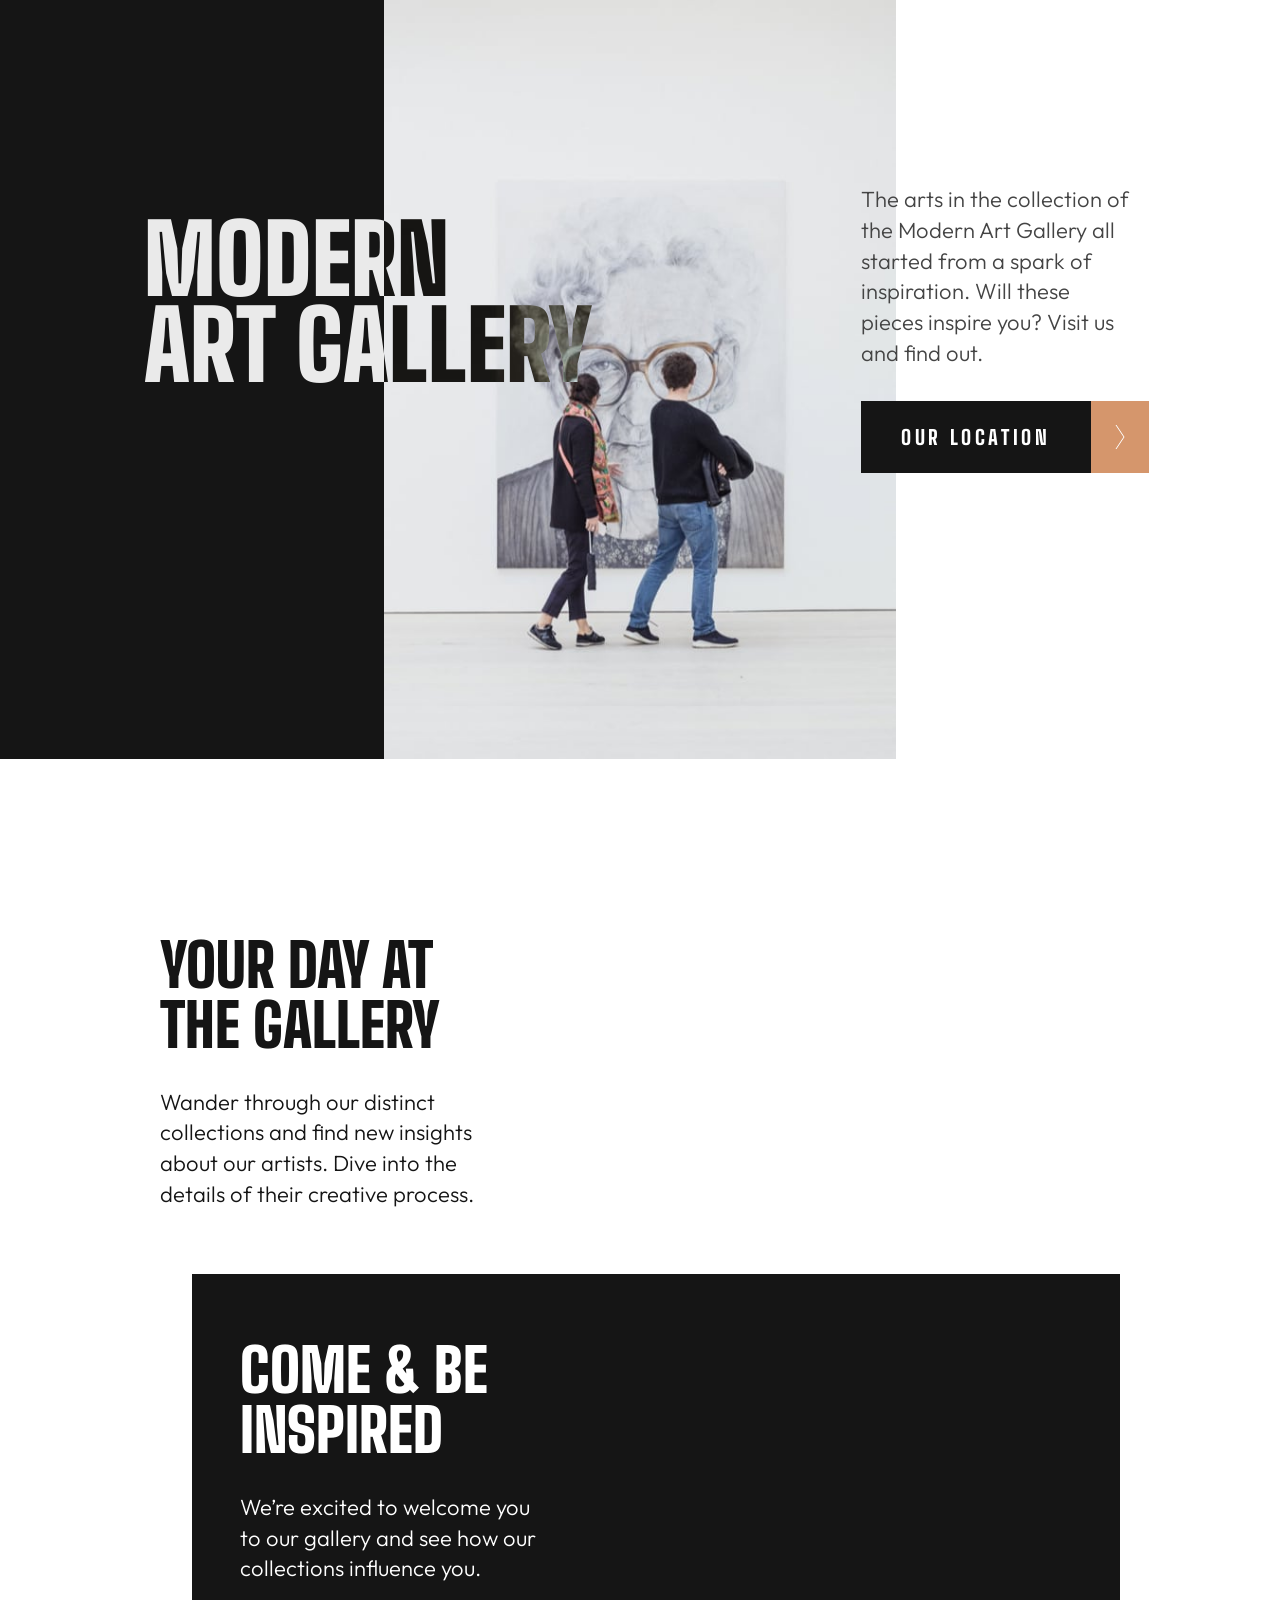
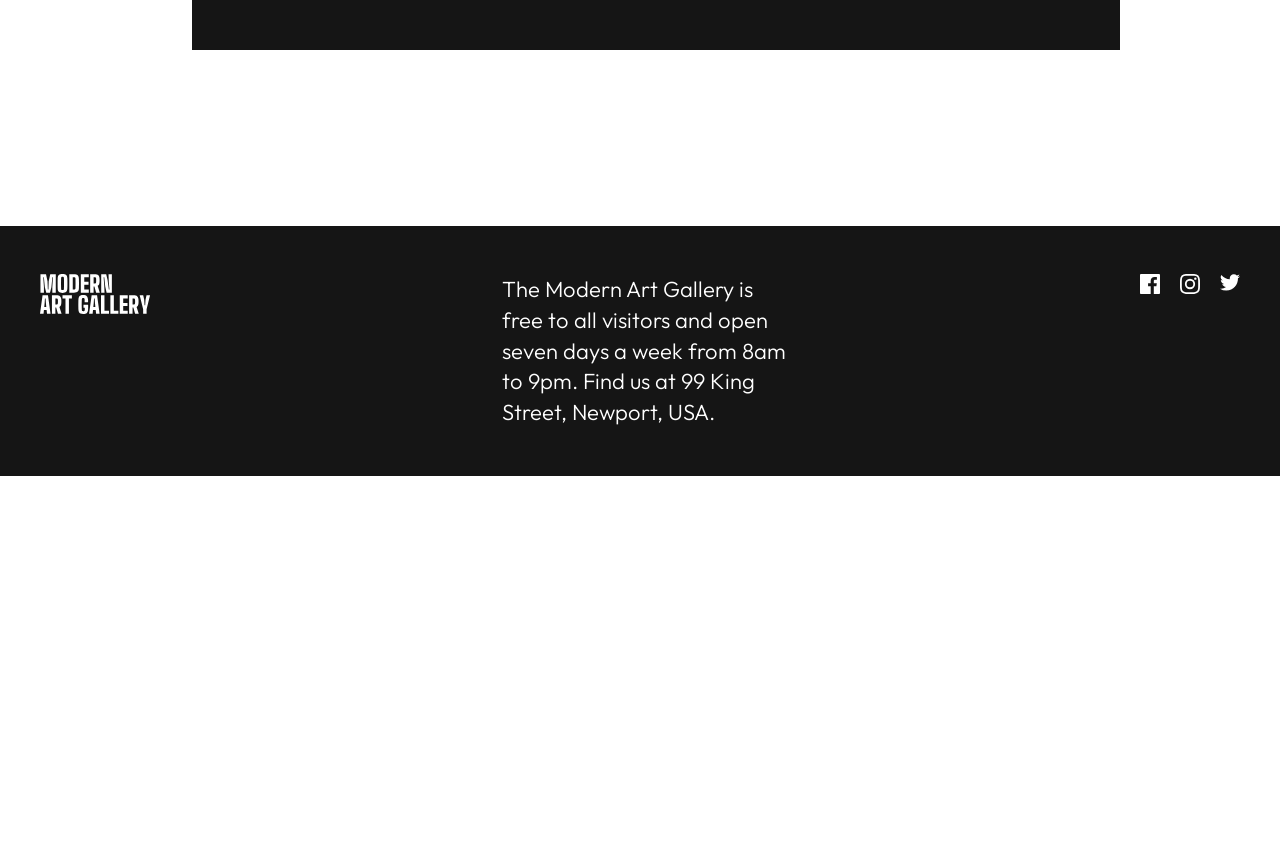
<file: index.html>
<!DOCTYPE html>
<html lang="en">
<head>
  <meta charset="UTF-8">
  <meta name="viewport" content="width=device-width, initial-scale=1.0">

  <link rel="icon" type="image/png" sizes="32x32" href="./assets/favicon-32x32.png">
  <link rel="stylesheet" href="style.css">
  <link rel="preconnect" href="https://fonts.googleapis.com">
  <link rel="preconnect" href="https://fonts.gstatic.com" crossorigin>
  <link href="https://fonts.googleapis.com/css2?family=Big+Shoulders:opsz,wght@10..72,100..900&display=swap" rel="stylesheet"> 
  <link href="https://fonts.googleapis.com/css2?family=Outfit:wght@300&display=swap" rel="stylesheet">  

  <title>Frontend Mentor | Art gallery website</title>
</head>
<body class="page-home">
  <header>
    <picture>
      <source media="(min-width: 64rem)" srcset="./assets/desktop/image-hero.jpg">
      <source media="(min-width: 48rem)" srcset="./assets/tablet/image-hero.jpg">
      <img src="./assets/mobile/image-hero.jpg" alt="Drawing of an elderly woman on display" class="home-header__img">
    </picture>

    <div class="tablet__header">
      <h1>Modern<br>Art Gallery</h1>
      
      <div class="header__content">
        <p>The arts in the collection of the Modern Art Gallery all started 
        from a spark of inspiration. Will these pieces inspire you? Visit 
        us and find out.</p>

        <a href="location.html" class="btn"> 
          <div class="btn--text">Our location</div>
          <img src="./assets/icon-arrow-right.svg" alt="" class="btn--arrow">
        </a>
      </div>
    </div>
  </header>

  <main>
    <div class="header--one">
      <picture>
        <source media="(min-width: 64rem)" srcset="./assets/desktop/image-grid-1.jpg">
        <source media="(min-width: 48rem)" srcset="./assets/tablet/image-grid-1.jpg">
        <img src="./assets/mobile/image-grid-1.jpg" alt="An art gallery with many display">
      </picture>
      <div class="header--one__text">
        <h2>Your day <span class="break">at the gallery</span></h2>

        <p>Wander through our distinct collections and find new insights about 
        our artists. Dive into the details of their creative process.</p>
      </div>
    </div>
    <div class="main-grid">
      <picture class="grid-img-one">
        <source media="(min-width: 64rem)" srcset="./assets/desktop/image-grid-2.jpg">
        <source media="(min-width: 48rem)" srcset="./assets/tablet/image-grid-2.jpg">  
        <img src="./assets/mobile/image-grid-2.jpg" alt="A gallery with a single display on the wall">
      </picture>

      <picture class="grid-img-two">
        <source media="(min-width: 64rem)" srcset="./assets/desktop/image-grid-3.jpg">
        <source media="(min-width: 48rem)" srcset="./assets/tablet/image-grid-3.jpg">
        <img src="./assets/mobile/image-grid-3.jpg" alt="Gallery with many visitors">
      </picture>
      
      <div class="header--two">
        <h2>Come &amp; be inspired</h2>

        <p>We’re excited to welcome you to our gallery and see how our collections 
        influence you.</p>
      </div>
    </div>
  </main>

  <footer>
      <img src="./assets/logo-light.svg" alt="Modern Art Gallery Logo">

      <p>The Modern Art Gallery is free to all visitors and open seven days a week 
      from 8am to 9pm. Find us at 99 King Street, Newport, USA.</p>

      <ul class="social__links">
        <li>
          <a href="#">
            <svg width="20" height="20" xmlns="http://www.w3.org/2000/svg"><path d="M18.896 0H1.104C.494 0 0 .494 0 1.104v17.793C0 19.506.494 20 1.104 20h9.58v-7.745H8.076V9.237h2.606V7.01c0-2.583 1.578-3.99 3.883-3.99 1.104 0 2.052.082 2.329.119v2.7h-1.598c-1.254 0-1.496.597-1.496 1.47v1.928h2.989l-.39 3.018h-2.6V20h5.098c.608 0 1.102-.494 1.102-1.104V1.104C20 .494 19.506 0 18.896 0Z"/></svg>
          </a>
        </li>
        <li>
          <a href="#">
            <svg width="20" height="20" xmlns="http://www.w3.org/2000/svg"><path d="M10 1.802c2.67 0 2.987.01 4.042.059 2.71.123 3.975 1.409 4.099 4.099.048 1.054.057 1.37.057 4.04 0 2.672-.01 2.988-.057 4.042-.124 2.687-1.387 3.975-4.1 4.099-1.054.048-1.37.058-4.041.058-2.67 0-2.987-.01-4.04-.058-2.718-.124-3.977-1.416-4.1-4.1-.048-1.054-.058-1.37-.058-4.041 0-2.67.01-2.986.058-4.04.124-2.69 1.387-3.977 4.1-4.1 1.054-.048 1.37-.058 4.04-.058ZM10 0C7.284 0 6.944.012 5.877.06 2.246.227.227 2.242.061 5.877.01 6.944 0 7.284 0 10s.012 3.057.06 4.123c.167 3.632 2.182 5.65 5.817 5.817 1.067.048 1.407.06 4.123.06s3.057-.012 4.123-.06c3.629-.167 5.652-2.182 5.816-5.817.05-1.066.061-1.407.061-4.123s-.012-3.056-.06-4.122C19.777 2.249 17.76.228 14.124.06 13.057.01 12.716 0 10 0Zm0 4.865a5.135 5.135 0 1 0 0 10.27 5.135 5.135 0 0 0 0-10.27Zm0 8.468a3.333 3.333 0 1 1 0-6.666 3.333 3.333 0 0 1 0 6.666Zm5.338-9.87a1.2 1.2 0 1 0 0 2.4 1.2 1.2 0 0 0 0-2.4Z"/></svg>

          </a>
        </li>
        <li>
          <a href="#">
            <svg width="20" height="17" xmlns="http://www.w3.org/2000/svg"><path d="M20 2.172a8.192 8.192 0 0 1-2.357.646 4.11 4.11 0 0 0 1.805-2.27 8.22 8.22 0 0 1-2.606.996A4.096 4.096 0 0 0 13.847.248c-2.65 0-4.596 2.472-3.998 5.037A11.648 11.648 0 0 1 1.392 1a4.109 4.109 0 0 0 1.27 5.478 4.086 4.086 0 0 1-1.858-.513c-.045 1.9 1.318 3.679 3.291 4.075a4.113 4.113 0 0 1-1.853.07 4.106 4.106 0 0 0 3.833 2.849A8.25 8.25 0 0 1 0 14.658a11.616 11.616 0 0 0 6.29 1.843c7.618 0 11.923-6.434 11.663-12.205A8.354 8.354 0 0 0 20 2.172Z"/></svg>

          </a>
        </li>
      </ul>
  </footer>
</body>
</html>
</file>
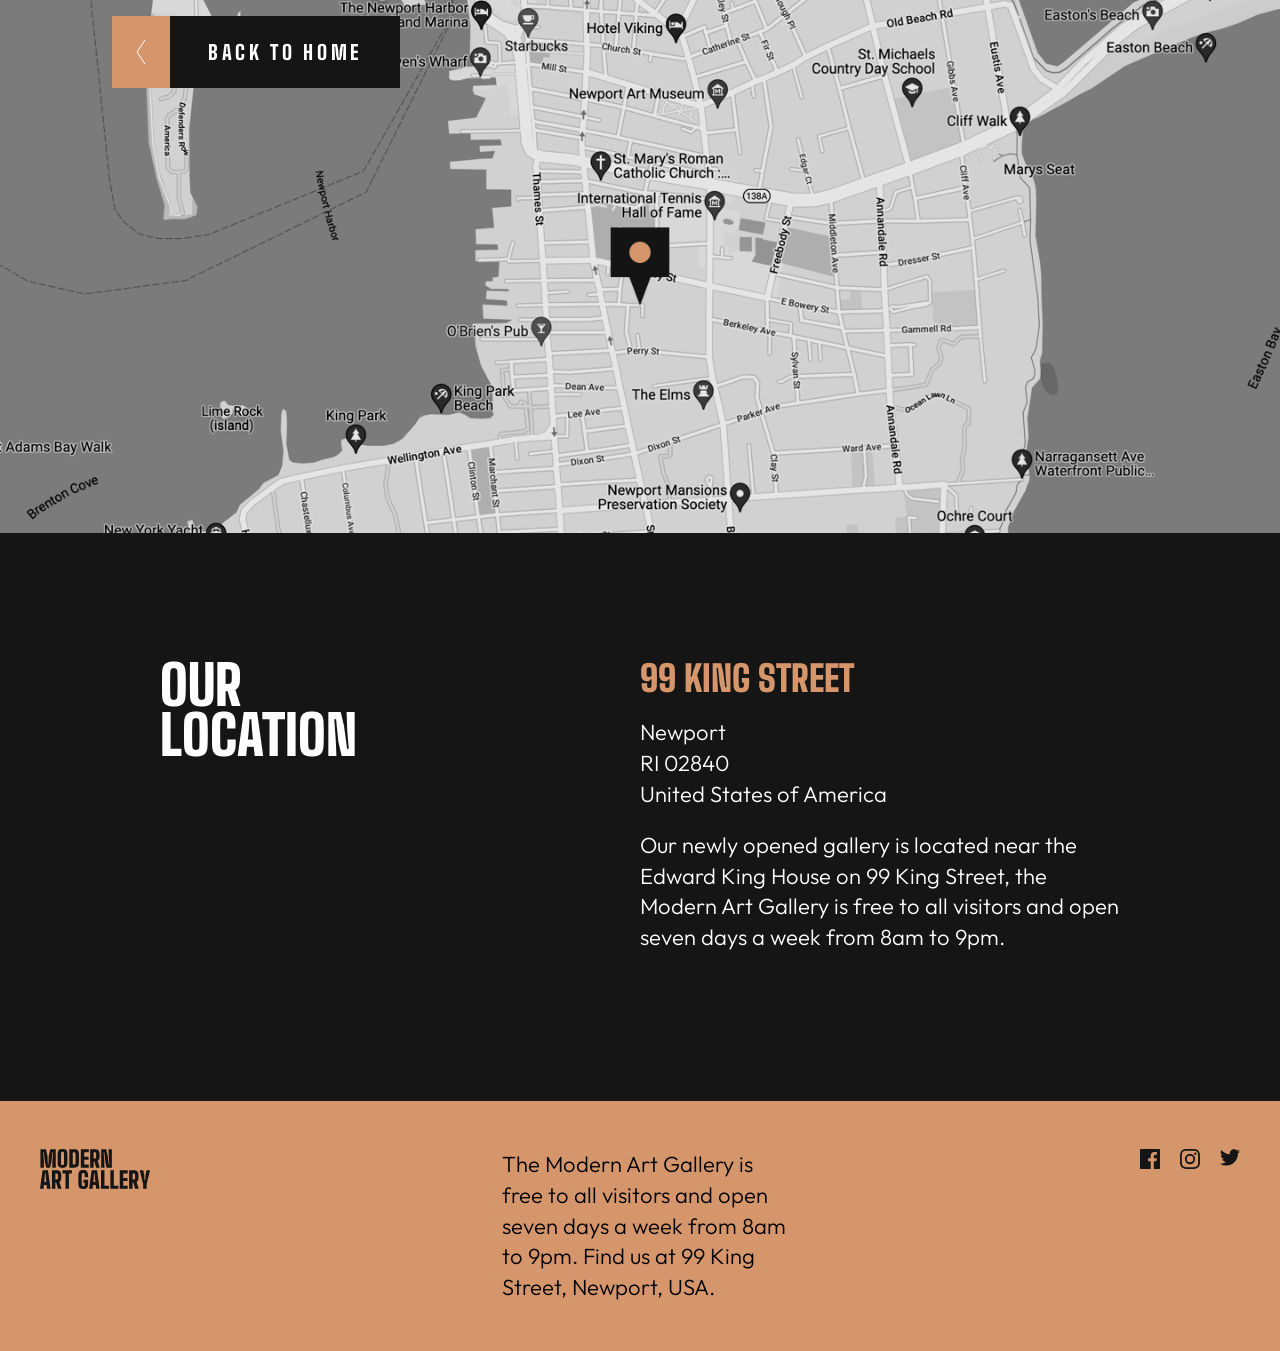
<file: location.html>
<!DOCTYPE html>
<html lang="en">
<head>
  <meta charset="UTF-8">
  <meta name="viewport" content="width=device-width, initial-scale=1.0">

  <link rel="icon" type="image/png" sizes="32x32" href="./assets/favicon-32x32.png">
  <link rel="stylesheet" href="style.css">
  <link rel="preconnect" href="https://fonts.googleapis.com">
  <link rel="preconnect" href="https://fonts.gstatic.com" crossorigin>
  <link href="https://fonts.googleapis.com/css2?family=Big+Shoulders:opsz,wght@10..72,100..900&display=swap" rel="stylesheet">  
  <link href="https://fonts.googleapis.com/css2?family=Outfit:wght@300&display=swap" rel="stylesheet">
    
  <title>Frontend Mentor | Art gallery website</title>
</head>
<body class="page-location">
  <header>
    <a href="index.html" class="btn">
      <img src="./assets/icon-arrow-left.svg" alt="" class="btn--arrow">
      <div class="btn--text">Back To Home</div>
    </a>
    <picture>
      <source media="(min-width: 64rem)" srcset="./assets/desktop/image-map.png">
      <source media="(min-width: 48rem)" srcset="./assets/tablet/image-map.png">
      <img src="./assets/mobile/image-map.png" alt="Location of Art Gallery" class="loc-header__img">
    </picture>
  </header>

  <main>
    <h1><span class="break">Our</span> location</h1>

    <div>
      <h2>99 King Street</h2>
      <p>
        Newport <br>
        RI 02840 <br>
        United States of America
      </p>

      <p>
        Our newly opened gallery is located near the Edward King House on 99 King 
        Street, the Modern Art Gallery is free to all visitors and open seven days 
        a week from 8am to 9pm.
      </p>
    </div>
  </main>
  
  <footer>
      <img src="./assets/logo-dark.svg" alt="Modern Art Gallery Logo">
      <p>The Modern Art Gallery is free to all visitors and open seven days a week 
      from 8am to 9pm. Find us at 99 King Street, Newport, USA.</p>

      <ul class="social__links">
        <li>
          <a href="#">
            <svg width="20" height="20" xmlns="http://www.w3.org/2000/svg"><path d="M18.896 0H1.104C.494 0 0 .494 0 1.104v17.793C0 19.506.494 20 1.104 20h9.58v-7.745H8.076V9.237h2.606V7.01c0-2.583 1.578-3.99 3.883-3.99 1.104 0 2.052.082 2.329.119v2.7h-1.598c-1.254 0-1.496.597-1.496 1.47v1.928h2.989l-.39 3.018h-2.6V20h5.098c.608 0 1.102-.494 1.102-1.104V1.104C20 .494 19.506 0 18.896 0Z"/></svg>
          </a>
        </li>
        <li>
          <a href="#">
            <svg width="20" height="20" xmlns="http://www.w3.org/2000/svg"><path d="M10 1.802c2.67 0 2.987.01 4.042.059 2.71.123 3.975 1.409 4.099 4.099.048 1.054.057 1.37.057 4.04 0 2.672-.01 2.988-.057 4.042-.124 2.687-1.387 3.975-4.1 4.099-1.054.048-1.37.058-4.041.058-2.67 0-2.987-.01-4.04-.058-2.718-.124-3.977-1.416-4.1-4.1-.048-1.054-.058-1.37-.058-4.041 0-2.67.01-2.986.058-4.04.124-2.69 1.387-3.977 4.1-4.1 1.054-.048 1.37-.058 4.04-.058ZM10 0C7.284 0 6.944.012 5.877.06 2.246.227.227 2.242.061 5.877.01 6.944 0 7.284 0 10s.012 3.057.06 4.123c.167 3.632 2.182 5.65 5.817 5.817 1.067.048 1.407.06 4.123.06s3.057-.012 4.123-.06c3.629-.167 5.652-2.182 5.816-5.817.05-1.066.061-1.407.061-4.123s-.012-3.056-.06-4.122C19.777 2.249 17.76.228 14.124.06 13.057.01 12.716 0 10 0Zm0 4.865a5.135 5.135 0 1 0 0 10.27 5.135 5.135 0 0 0 0-10.27Zm0 8.468a3.333 3.333 0 1 1 0-6.666 3.333 3.333 0 0 1 0 6.666Zm5.338-9.87a1.2 1.2 0 1 0 0 2.4 1.2 1.2 0 0 0 0-2.4Z"/></svg>

          </a>
        </li>
        <li>
          <a href="#">
            <svg width="20" height="17" xmlns="http://www.w3.org/2000/svg"><path d="M20 2.172a8.192 8.192 0 0 1-2.357.646 4.11 4.11 0 0 0 1.805-2.27 8.22 8.22 0 0 1-2.606.996A4.096 4.096 0 0 0 13.847.248c-2.65 0-4.596 2.472-3.998 5.037A11.648 11.648 0 0 1 1.392 1a4.109 4.109 0 0 0 1.27 5.478 4.086 4.086 0 0 1-1.858-.513c-.045 1.9 1.318 3.679 3.291 4.075a4.113 4.113 0 0 1-1.853.07 4.106 4.106 0 0 0 3.833 2.849A8.25 8.25 0 0 1 0 14.658a11.616 11.616 0 0 0 6.29 1.843c7.618 0 11.923-6.434 11.663-12.205A8.354 8.354 0 0 0 20 2.172Z"/></svg>

          </a>
        </li>
      </ul>
  </footer>
</body>
</html>
</file>
<file: style.css>
:root {
    /* Colors */
    --header-color-one: #151515;        /* Grey 900 */
    --header-color-two: #FFFFFF;        /* White */

    --p-first-color: #444;              /* Grey 700 */
    --p-second-color: #FFFFFF;          /* White */

    --button-font-color: #FFFFFF;       /* White */
    --button-bg-one: #151515;           /* Grey 900 */
    --button-bg-two: #D5966C;           /* Gold 500 */

    --index-main-bg-color: #FFFFFF;     /* White */
    --index-footer-bg-color: #151515;      /* Grey 900 */

    --location-h2-color: #D5966C;       /* Gold 500 */
    --location-main-bg-color: #151515;  /* Grey 900 */
    --location-footer-bg-color: #D5966C;   /* Gold 500 */

    /* Typography */
    --ff: "Big Shoulders", sans-serif;
    --fw: 300;          /* Light */
    --fs: 1.125rem;
    --lh: 140%;
    --p-ff: "outfit", sans-serif;
    --p-desktop-fs: 1.375rem;

    --btn-fs: 1.25rem;
    --btn-ls: 0.2275rem;
    --btn-lh: 100%;
    --btn-fw: 800;      /* Extra Bold */

    --heading-lh: 90%;
    --heading-fw: 900;  /* Black */

    --index-h1-fs: 3.75rem;
    --index-h1-tablet-fs: 4.375rem;
    --index-h1-desktop-fs: 6rem;
    --index-h2-fs: 3.125rem;
    --index-h2-desktop-fs: 3.75rem;
    --index-h2-desktop-lh: 100%;

    --location-h1-fs: 3.4375rem;
    --location-h2-fs: 2.25rem;
    --location-h2-lh: 100%;

    --h3-fs: 1.5rem;
}

/* #region Reset */
*, *::before, *::after {
    box-sizing: border-box;
}

* {
    margin: 0;
}

html, body {
    height: 100%;
}

input, button, textarea, select {
    font: inherit;
}

img, picture, video, canvas, svg {
    display: block;
    max-width: 100%;
}
/* #endregion */

/* #region Global */
body {
    font-family: var(--ff);
    font-size: var(--fs);
    font-weight: var(--fw);
    line-height: var(--lh);
}

body p {
    font-family: var(--p-ff); 
}

h1, h2, h3 {
    text-transform: uppercase;
    line-height: var(--heading-lh);
    font-weight: var(--heading-fw);
}

.btn{
    display: flex;
    align-items: center;
    width: 70%;

    text-decoration: none;
    color: var(--button-font-color);
    background-color: var(--button-bg-one);   
}

.btn--arrow{
    background-color: var(--button-bg-two);
    padding: 1.5rem;
}

.btn--text {
    flex: 1;
    text-align: center;
    font-size: var(--btn-fs);
    font-weight: var(--btn-fw);
    line-height: var(--btn-lh);
    letter-spacing: var(--btn-ls);
    text-transform: uppercase;
}

.social__links {
    display: flex;
    gap: 1.25rem;
}

ul {
    list-style: none;
    padding: 0;
}
/* #endregion */

/* #region Home Header */
.page-home header{
    display: flex;
    flex-direction: column;
    padding-bottom: 6rem;
}

.page-home h1 {
    font-size: var(--index-h1-fs);
    color: var(--header-color-one);
    padding: 2rem 1rem;
}

.page-home header p{
    color: var(--p-first-color);
    padding: 0 1rem 2rem 1rem;
}

.page-home .btn {
    margin-left: 1rem;
}

/* #endregion */

/* #region Location Header */
.page-location header {
    position: relative;
}

header .loc-header__img {
    width: 100%;
}

.page-location .btn {
    position: absolute;
    top: .6rem;
    left: .6rem;
}
/* #endregion */

/* #region Home Main */
.page-home main {
    padding: 0 1rem 6rem 1rem;
}

.header--one {
    color: var(--header-color-one);
    padding:0;
}

.page-home h2{
    font-size: var(--index-h2-fs);
    padding: 1.5rem 0 1.5rem 0;
}

.page-home .header--one p{
    padding-bottom: 1.5rem;
}

.page-home main .break {
    display: block;
}

.grid-img-one{
    padding-bottom: 1.25rem;
}

.grid-img-two{
    padding-bottom: 1.25rem;
}

.header--two{
    background-color: var(--index-footer-bg-color);
    color: var(--header-color-two);
}

.header--two h2{
    padding: 3rem 1.5rem 1.5rem 1.5rem;
}

.header--two p{
    padding: 0 1.5rem 3rem 1.5rem;
}
/* #endregion */

/* #region Location Main */
.page-location main{
    background-color: var(--location-main-bg-color);
    color: var(--header-color-two);

    padding: 5rem 1rem 3.75rem 1rem;
}

.page-location main h1{
    font-size: var(--location-h1-fs);
    padding-bottom: 3rem;
}

.page-location main h2 {
    color: var(--location-h2-color);
    font-size: var(--location-h2-fs);
    line-height: var(--location-h2-lh);

    padding-bottom: 1.25rem;
}

.page-location main p {
    padding-bottom: 1.25rem;
}
/* #endregion */

/* #region Home Footer */
.page-home footer {
    background-color: var(--index-footer-bg-color);
    color: var(--index-main-bg-color);

    padding: 3rem 2.5rem;
}

.page-home footer svg {
    fill: var(--index-main-bg-color);
}
/* #endregion */

/* #region Location Footer */
.page-location footer {
    background-color: var(--location-footer-bg-color);
    padding: 3rem 1rem;
}

.page-location footer img,
.page-home footer img {
    padding-bottom: 2.5rem;
}

.page-location footer p,
.page-home footer p {
    padding-bottom: 2.5rem;
}

.page-location footer svg {
    fill: var(--button-bg-one);
}
/* #endregion */

/* #region Media Queries */
@media (min-width: 48rem) {
/* #region Global */
    .btn{
        display: flex;
        align-items: center;
        width: 18rem;
    }
/* #endregion */

/* #region Home Header */
    .page-home header{
        position: relative;
        padding-bottom: 7.5rem;
    }

    .home-header__img{
        width: 56%;
    }

    .page-home h1 {
        font-size: var(--index-h1-tablet-fs);
    }

    .tablet__header {       
        position: absolute;
        top: 9.5rem;
        right:  2.5rem;
        width: 24rem;
    }

/* #endregion */

/* #region Home Main */
    .page-home main {
        padding: 0 2.5rem 8rem 2.5rem;
    }

    .header--one {
        display: flex;
        flex-direction: row-reverse;
        gap: 2rem;
        align-items: center;
        justify-content: center;
        padding-bottom: .75rem;
    }

    .header--one__text {
        flex: 1;
    }

    .page-home h2{
        font-size: var(--index-h2-fs);
        padding: 0 0 2rem 0;
    }

    .page-home .header--one p{
        padding-bottom: 0;
    }

    .page-home main .break {
        display: block;
    }

    .main-grid {
        display: grid;
        grid-template-columns: auto 1fr;
        grid-template-rows: auto 1fr;
        gap: .75rem;

        width: 100%;
    }

    .grid-img-one,
    .grid-img-two {
        width: 100%;
        height: 100%;
    }

    .grid-img-one img,
    .grid-img-two img {
        width: 100%;
        height: 100%;
        object-fit: cover;
    }

    .grid-img-one {
        grid-area: 1 / 1 / 3 / 2;
        padding: 0;
    }

    .grid-img-two {
        grid-area: 1 / 2 / 2 / 3;
        padding: 0;
    }

    .header--two{
        grid-area: 2 / 2 / 3 / 3;
    }

    .header--two h2{
        padding: 4.75rem 1.75rem 1.5rem 1.75rem;
    }

    .header--two p{
        padding: 0 1.75rem 4.75rem 1.75rem;
    }
/* #endregion */

/* #region Location Main */
    .page-location main{
        display: flex;
        padding: 5rem 2.5rem 3.75rem 2.5rem;
    }

    .page-location main h1{
        padding-right: 4.2rem;
    }
/* #endregion */

/* #region Footer */
    
    .page-location footer,
    .page-home footer {
        display: flex;
        align-items:flex-start;
        justify-content: space-between;
        width: 100%;
        padding: 3rem 2.5rem;
    }


    .page-location footer img,
    .page-home footer img {
        padding-bottom: 0;
    }


    .page-location footer p,
    .page-home footer p {
        text-align: left;
        width: 18rem;
        padding: 0;
    }
/* #endregion */
}

@media (min-width: 64rem) {
/* #region General */
    body {
        font-size: var(--p-desktop-fs);
    }
/* #endregion */

/* #region Home Header */
    .page-home header{
        position: relative;
        padding-bottom: 0;
        
        background: linear-gradient(to right, var(--button-bg-one) 50%, var(--index-main-bg-color) 50%);
    }

    .home-header__img{
        width: 40%;
        margin: auto;
    }
    
    .tablet__header h1 {
        font-size: var(--index-h1-desktop-fs);
        width: 60%;

        mix-blend-mode: difference;
        color: var(--header-color-two);
    }

    .header__content {
        margin-left: auto; 
        width: 30%;
    }

    .tablet__header {       
        display: flex;
        top: 11.5rem;
        left: 0;
        right: 0;
        margin: 0 auto;
        width: 80vw;
    }

/* #endregion */

/* #region Location Header */
    .page-location .btn {
        position: absolute;
        top: 1rem;
        left: 7rem;
    }
/* #endregion */

/* #region Home Main */
    .page-home main {
        padding: 11rem 10rem 11rem 10rem;
    }

    .header--one {
        gap: 5;
        padding-bottom: 2rem;
    }

    .header--one__text {
        flex: 1;
    }

    .page-home main .break {
        display: inline;
    }

    .page-home h2{
        font-size: var(--index-h2-desktop-fs);
        line-height: var(--index-h2-desktop-lh);
        padding: 0 0 2rem 0;
        width: 20rem;
    }

    .header--one__text p {
        width: 20rem;
    }

    .main-grid {
        gap: 2rem;
    }

    .header--two h2{
        width: 22rem;
        padding: 4.125rem 3rem 2rem 3rem;
    }

    .header--two p{
        padding: 0 3rem 4.125rem 3rem;
        width: 25rem;
    }
/* #endregion */

/* #region Location Main */
    .page-location main{
        display: flex;
        padding: 8rem 10rem;
    }

    .page-location main h1{
        flex: 1;
        padding: 0;
    }

    .break {
        display: block;
    }

    .page-location main div {
        flex: 1;
    }
/* #endregion */

} 
/* #endregion */
</file>
